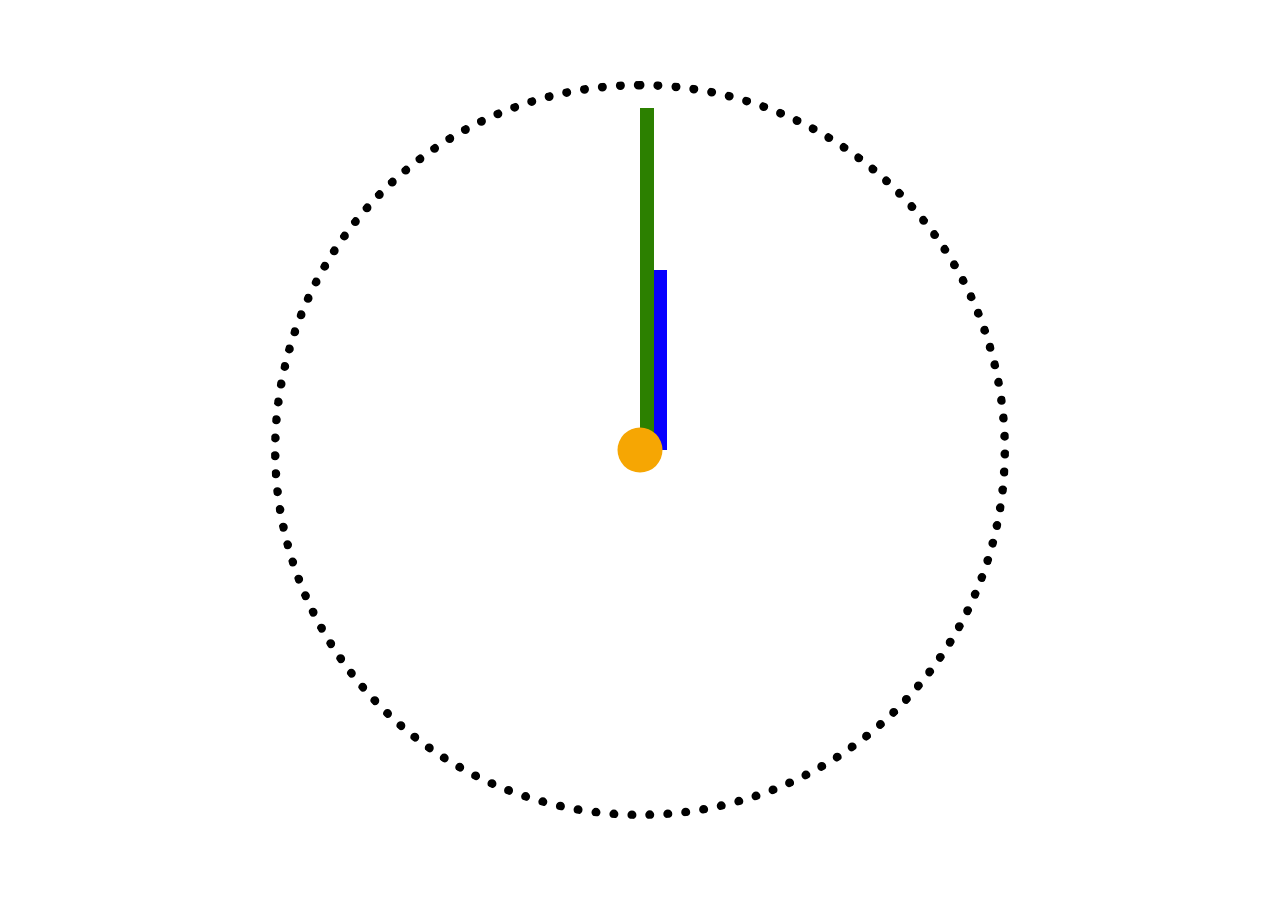
<file: index.html>
<!doctype html><html lang="en"><head><meta charset="utf-8"><meta name="viewport" content="width=device-width, initial-scale=1.0"><title>Stopwatch</title><link rel="stylesheet" href="index.7969d2de.css"></head><body> <div class="stopwatch stopwatch--speed-up"> <div class="stopwatch__hand stopwatch__hand--minute"></div> <div class="stopwatch__hand stopwatch__hand--second"></div> <div class="stopwatch__center"></div> </div> </body></html>
</file>
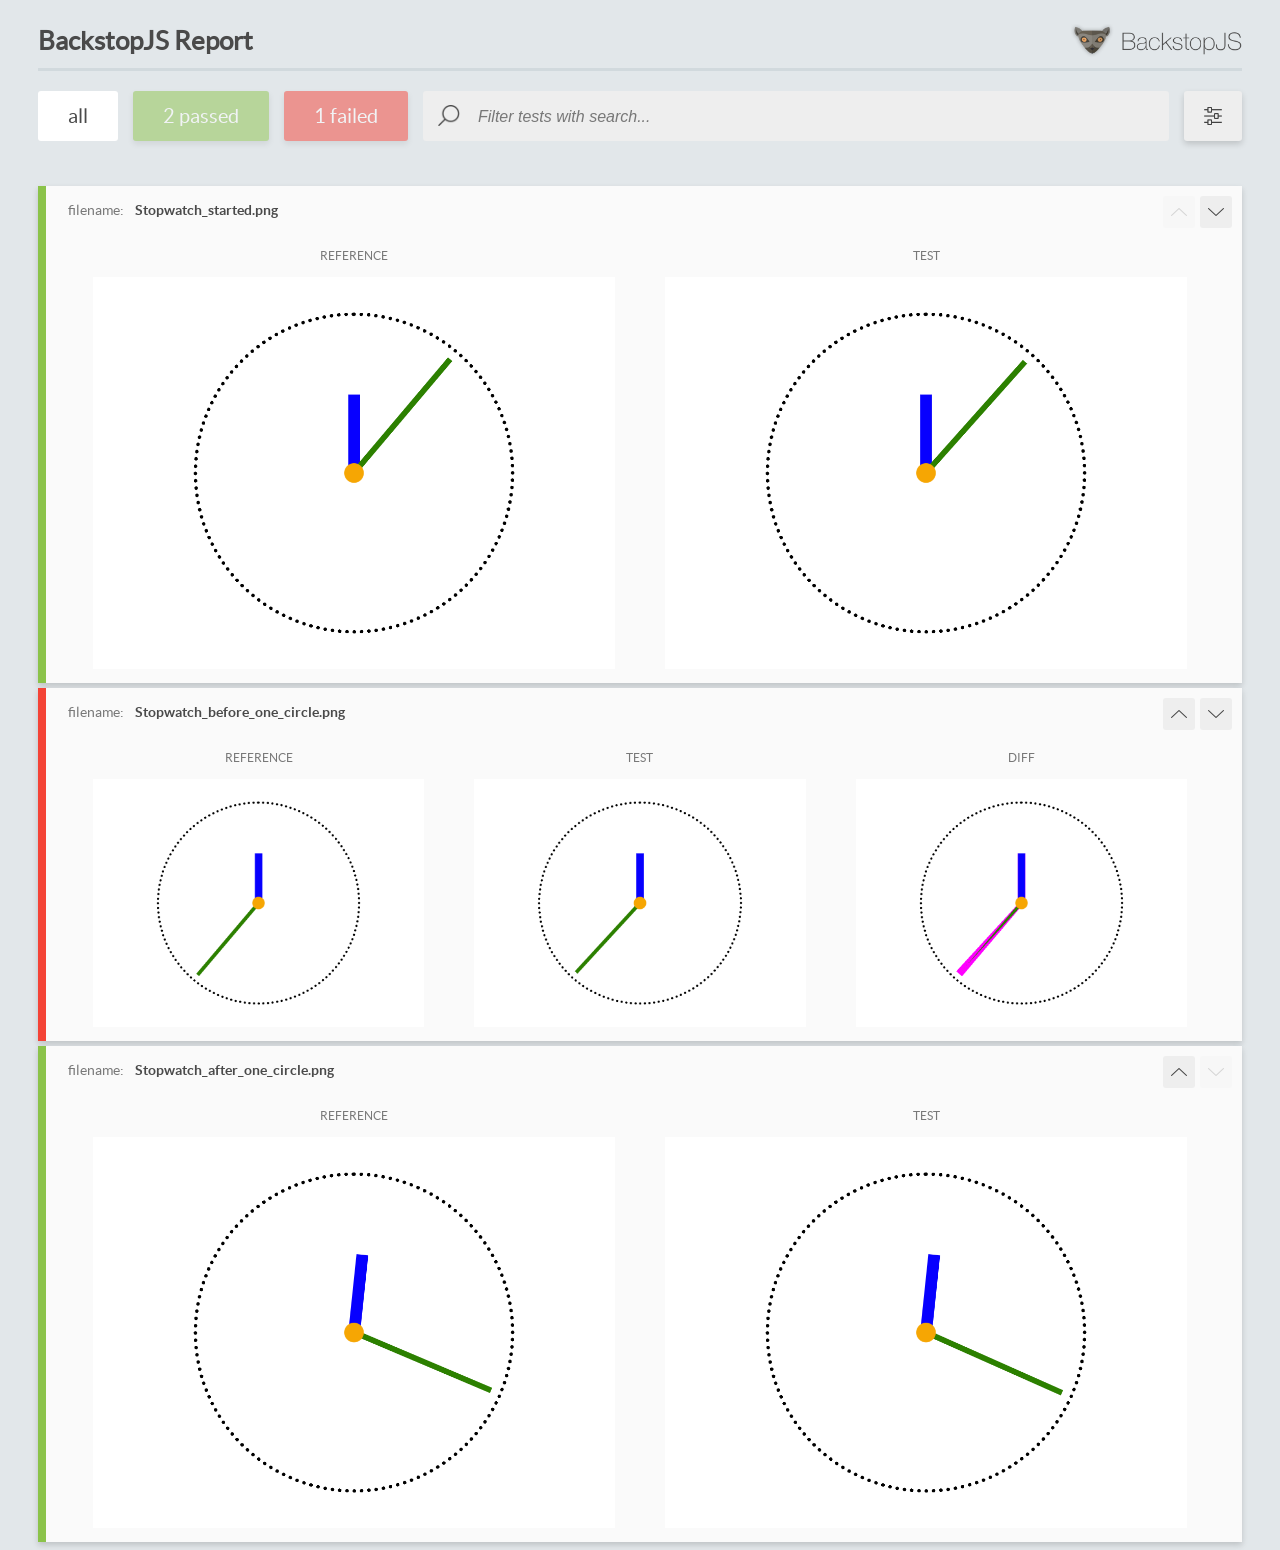
<file: report/html_report/index.html>
<!DOCTYPE html>
<html>
  <head>
    <meta charset="utf-8">
    <!-- Disable Cache -->
    <meta http-equiv="Cache-Control" content="no-cache, no-store, must-revalidate">
    <meta http-equiv="Pragma" content="no-cache">
    <meta http-equiv="Expires" content="0">

    <title>BackstopJS Report</title>

    <style>
      @font-face {
          font-family: 'latoregular';
          src: url('./assets/fonts/lato-regular-webfont.woff2') format('woff2'),
              url('./assets/fonts/lato-regular-webfont.woff') format('woff');
          font-weight: 400;
          font-style: normal;
      }
      @font-face {
          font-family: 'latobold';
          src: url('./assets/fonts/lato-bold-webfont.woff2') format('woff2'),
              url('./assets/fonts/lato-bold-webfont.woff') format('woff');
          font-weight: 700;
          font-style: normal;
      }

      .ReactModal__Body--open {
          overflow: hidden;
      }
      .ReactModal__Body--open .header {
        display: none;
      }

    </style>
  </head>
  <body style="background-color: #E2E7EA">
    <div id="root">

    </div>
    <script>
      function report (report) { // eslint-disable-line no-unused-vars
        window.tests = report;
      }
    </script>
    <script src="config.js"></script>
    <script src="index_bundle.js"></script>
  </body>
</html>
</file>
<file: index.7969d2de.css>
body{box-sizing:border-box;justify-content:center;align-items:center;min-height:100vh;margin:0;display:flex}@keyframes rotate{0%{transform:translate(-50%)rotate(0)}to{transform:translate(-50%)rotate(360deg)}}.stopwatch{border:1vmin dotted #000;border-radius:50%;width:80vmin;height:80vmin;position:relative}.stopwatch__center{z-index:10;background-color:#f6a603;border-radius:50%;width:5vmin;height:5vmin;position:absolute;top:50%;left:50%;transform:translate(-50%,-50%)}.stopwatch__hand{transform-origin:bottom;z-index:5;position:absolute;bottom:50%;left:50%}.stopwatch__hand--second{background-color:#2c8000;width:1.5vmin;height:38vmin;animation:60s linear infinite rotate}.stopwatch__hand--minute{background-color:#0700ff;width:3vmin;height:20vmin;animation:3600s steps(60,end) infinite rotate}.stopwatch--speed-up .stopwatch__hand--second{animation-duration:10s}.stopwatch--speed-up .stopwatch__hand--minute{animation-duration:600s}
/*# sourceMappingURL=index.7969d2de.css.map */
</file>
